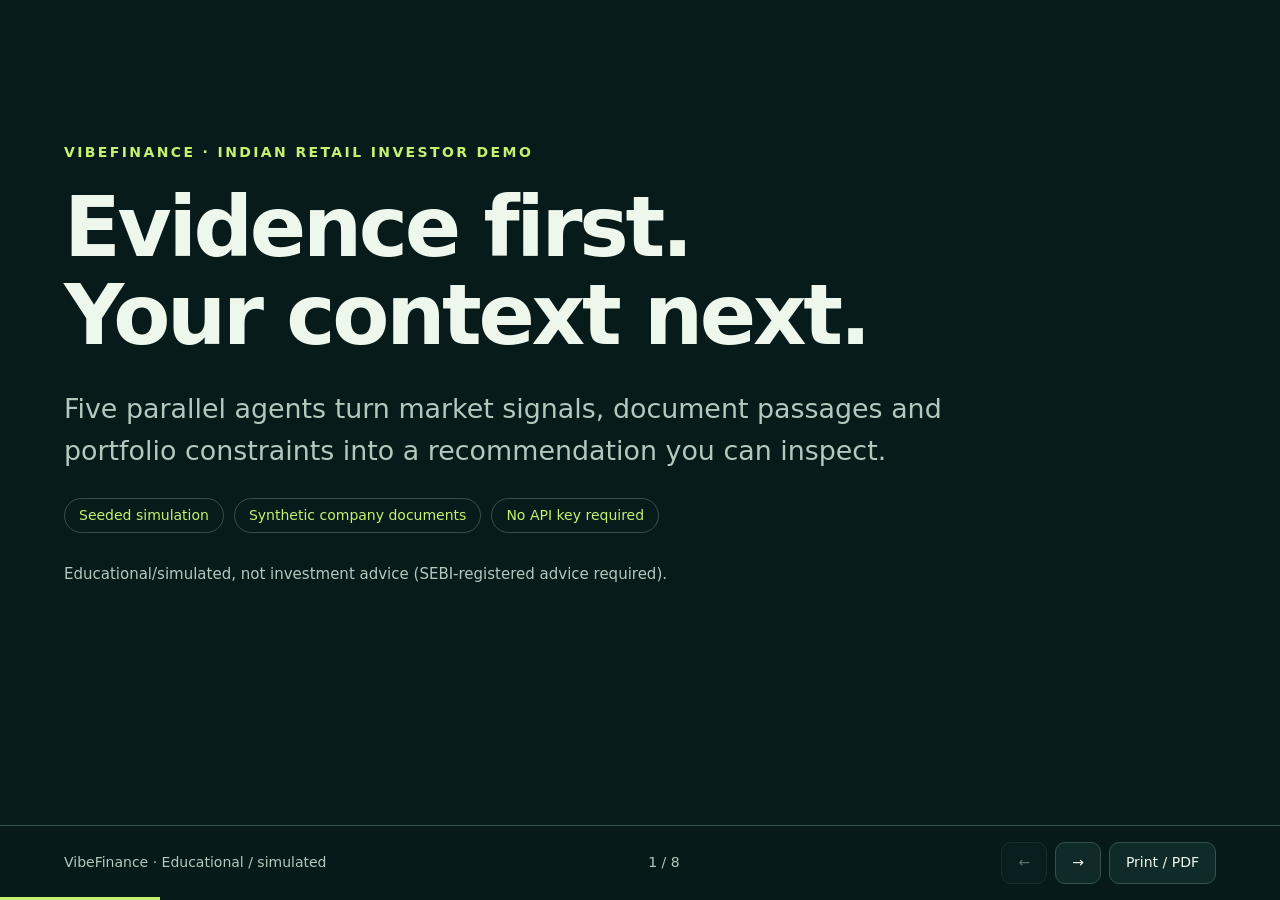
<file: docs/PRESENTATION.html>
<!doctype html>
<html lang="en">
<head>
<meta charset="utf-8">
<meta name="viewport" content="width=device-width,initial-scale=1">
<title>VibeFinance · Evidence before action</title>
<style>
:root{--bg:#071b1b;--panel:#102a29;--ink:#eef7ec;--muted:#b2c9be;--accent:#c4f270;--line:#35514c;--warn:#ffd89c}
*{box-sizing:border-box}body{margin:0;background:var(--bg);color:var(--ink);font:18px/1.55 system-ui,-apple-system,BlinkMacSystemFont,"Segoe UI",sans-serif}
main{max-width:1280px;margin:auto;padding:4vh 5vw 100px}.slide{display:none;min-height:75vh;animation:appear .25s ease}.slide.active{display:flex;flex-direction:column;justify-content:center}
.eyebrow{text-transform:uppercase;letter-spacing:.17em;color:var(--accent);font-size:14px;font-weight:700}.slide h1{font-size:clamp(46px,6.5vw,88px);line-height:1.06;letter-spacing:-.04em;max-width:1000px;margin:20px 0 28px}.slide h2{font-size:clamp(34px,4.5vw,60px);line-height:1.1;letter-spacing:-.035em;margin:14px 0 26px}.lead{font-size:clamp(20px,2.1vw,28px);max-width:900px;color:var(--muted)}p{margin:0 0 18px}strong{color:var(--accent)}.grid{display:grid;grid-template-columns:repeat(3,1fr);gap:18px;margin:22px 0}.card{background:var(--panel);border:1px solid var(--line);border-radius:18px;padding:23px}.card h3{margin:0 0 13px;font-size:23px}.card p{font-size:17px;color:var(--muted)}.badge{display:inline-block;color:var(--accent);border:1px solid var(--line);padding:6px 14px;border-radius:40px;font-size:14px;margin:8px 10px 0 0}.flow{display:flex;align-items:stretch;gap:18px;margin:24px 0}.flow>.card{flex:1}.agents{display:grid;grid-template-columns:repeat(2,1fr);gap:8px;font-size:16px}.agents span{border:1px solid var(--line);padding:9px;border-radius:9px}.arrow{align-self:center;color:var(--accent);font-size:28px}.note{border-left:3px solid var(--accent);padding:12px 18px;background:var(--panel);color:var(--muted);font-size:16px}.warn{color:var(--warn)}table{width:100%;border-collapse:collapse;margin:20px 0;font-size:18px}th,td{text-align:left;padding:12px;border-bottom:1px solid var(--line);vertical-align:top}th{color:var(--accent);font-size:15px;text-transform:uppercase;letter-spacing:.04em}.small{font-size:15px;color:var(--muted)}a{color:var(--accent)}footer{position:fixed;bottom:0;left:0;right:0;display:flex;justify-content:space-between;align-items:center;padding:16px 5vw;background:rgba(7,27,27,.97);border-top:1px solid var(--line);gap:15px;font-size:14px;color:var(--muted)}button{background:var(--panel);color:var(--ink);border:1px solid var(--line);border-radius:10px;padding:9px 16px;font:inherit;cursor:pointer}button:hover,button:focus{border-color:var(--accent)}button:disabled{opacity:.4}.progress{height:3px;background:var(--accent);position:fixed;bottom:0;left:0;transition:width .2s}.actions{display:flex;gap:8px}@keyframes appear{from{opacity:.5;transform:translateY(8px)}to{opacity:1;transform:none}}
@media(max-width:800px){main{padding:4vh 7vw 140px}.grid{grid-template-columns:1fr}.flow{flex-direction:column}.arrow{transform:rotate(90deg)}footer{flex-wrap:wrap}.slide{min-height:65vh}.agents{grid-template-columns:1fr}table{font-size:15px}th,td{padding:8px}}
@page{size:A4 landscape;margin:0}
@media print{body{background:white;color:#162724;font-size:15px}main{padding:0;max-width:none}.slide,.slide.active{display:block;min-height:0;page-break-after:always;padding:14mm;animation:none}.slide h1{font-size:45px}.slide h2{font-size:34px;margin:10px 0 18px}.lead{font-size:21px}.grid{gap:12px;margin:15px 0}.card{padding:16px}.card h3{font-size:19px}.card p{font-size:15px}.card,.note{background:#f0f5ee;border-color:#afc3b7}table{font-size:15px;margin:12px 0}th,td{padding:7px}strong,.eyebrow,.badge,th,a{color:#37570e}.lead,.card p,.small,.note{color:#33463c}footer,.progress{display:none}.flow{display:flex}.slide:last-child{page-break-after:auto}}
</style>
</head>
<body>
<main>
<section class="slide active" aria-label="Introduction">
<div class="eyebrow">VibeFinance · Indian retail investor demo</div>
<h1>Evidence first.<br>Your context next.</h1>
<p class="lead">Five parallel agents turn market signals, document passages and portfolio constraints into a recommendation you can inspect.</p>
<div><span class="badge">Seeded simulation</span><span class="badge">Synthetic company documents</span><span class="badge">No API key required</span></div>
<p class="small" style="margin-top:30px">Educational/simulated, not investment advice (SEBI-registered advice required).</p>
</section>

<section class="slide" aria-label="Problem">
<div class="eyebrow">The problem</div><h2>Plenty of signals.<br>Too little context.</h2>
<div class="grid">
<article class="card"><h3>Scattered evidence</h3><p>Price charts, news and company disclosures arrive in separate tools. Their disagreements disappear behind a single score.</p></article>
<article class="card"><h3>Generic conclusions</h3><p>The same market signal means something different for a retiree with an oversized position and a trader with spare capacity.</p></article>
<article class="card"><h3>Opaque confidence</h3><p>A confident label is not a probability of profit. People need to see the inputs, policies and missing information.</p></article>
</div>
<p class="lead">Our demo makes the decision path visible, including when the evidence is insufficient.</p>
</section>

<section class="slide" aria-label="Architecture">
<div class="eyebrow">How it works</div><h2>Independent signals.<br>A shared, auditable contract.</h2>
<div class="flow">
<article class="card"><h3>Inputs</h3><p>Seeded OHLCV<br>Synthetic corpus<br>Investor profile</p><p class="small">Ticker-filtered retrieval; exact registered sources.</p></article>
<span class="arrow" aria-hidden="true">→</span>
<article class="card" style="flex:1.7"><h3>Five agents in parallel</h3><div class="agents"><span>Momentum</span><span>Volume</span><span>Sentiment</span><span>Filings</span><span>Portfolio risk</span></div><p class="small" style="margin-top:13px">Typed labels, computed strength, evidence, source references and degradation status.</p></article>
<span class="arrow" aria-hidden="true">→</span>
<article class="card"><h3>Synthesis</h3><p>Resolve conflicts<br>Apply profile limits<br>Explain the result</p><p class="small">FastAPI + Streamlit; SQLite state.</p></article>
</div>
<p class="note">Numbers are computed in Python. Deterministic explanations keep the standard demo offline. Optional retrieval and live-data integrations must report their actual mode.</p>
</section>

<section class="slide" aria-label="Personalization">
<div class="eyebrow">The product moment</div><h2>Same market.<br>Different responsibilities.</h2>
<p class="lead">Open <strong>Compare users</strong> on RELIANCE. The market frame and retrieved documents are identical for all profiles.</p>
<div class="grid">
<article class="card"><h3>Meera</h3><p>Conservative, long horizon. An existing position over the single-stock limit triggers an exposure review.</p><p><strong>Concentration overrides optimism.</strong></p></article>
<article class="card"><h3>Arjun</h3><p>Moderate risk, staged investing. Supportive independent dimensions can justify a measured accumulation label.</p><p><strong>Action follows available capacity.</strong></p></article>
<article class="card"><h3>Rohan</h3><p>Aggressive, with a history of chasing momentum and panic selling. The result includes a specific behavioral nudge.</p><p><strong>Signals do not erase behavior.</strong></p></article>
</div>
<p class="note">These are illustrative seeded personas, not verified real investors. The running dashboard is the authority for current actions after policy changes.</p>
</section>

<section class="slide" aria-label="Demo walkthrough">
<div class="eyebrow">Five-minute demonstration</div><h2>Show the reasoning.<br>Then show its limits.</h2>
<table><thead><tr><th>Time</th><th>Show</th><th>What to point out</th></tr></thead><tbody>
<tr><td>0:00–0:30</td><td>The problem</td><td>Fragmented evidence and generic advice.</td></tr>
<tr><td>0:30–1:30</td><td>RELIANCE · Arjun</td><td>Five agents, trace, explanation and source passage.</td></tr>
<tr><td>1:30–2:30</td><td>Compare users</td><td>Identical input; different portfolio constraints and actions.</td></tr>
<tr><td>2:30–3:15</td><td>TCS</td><td>Bullish technicals versus cautionary filing; explain the conflict.</td></tr>
<tr><td>3:15–4:00</td><td>ITC + HDFCBANK</td><td>Sentiment outage and missing filing; honest degradation.</td></tr>
<tr><td>4:00–4:40</td><td>Metrics</td><td>Measured latency, evaluation sample and baseline results.</td></tr>
<tr><td>4:40–5:00</td><td>Commercial concept</td><td>Research tools, auditability and the production prerequisites.</td></tr>
</tbody></table>
<p class="small">Keep the silent browser recording and real screenshots available as a backup; they are generated by scripts/capture_demo.py.</p>
</section>

<section class="slide" aria-label="Evidence and evaluation">
<div class="eyebrow">Evidence, not performance claims</div><h2>Measure the demo.<br>Do not sell it as market edge.</h2>
<div class="grid">
<article class="card"><h3>Latency</h3><p>Use the real sequential-versus-parallel benchmark on equal inputs. Thread overhead can exceed gains for tiny deterministic workloads.</p></article>
<article class="card"><h3>Direction evaluation</h3><p>Read the generated sample size, intervals, baselines and forward returns. Synthetic results do not demonstrate future investment returns.</p></article>
<article class="card"><h3>Confidence</h3><p>Signal strength, an up-direction probability and confidence in an action are different quantities. Calibration requires a defined outcome.</p></article>
</div>
<p class="note">Open the running Metrics tab or generated evaluation report for current values. This deck intentionally contains no frozen accuracy number that could become stale after a code change.</p>
<p class="small" style="margin-top:18px">Source identity and passage matching provide provenance. Deterministic claim checks cover the supported extraction rules; they are not a general proof of factual truth.</p>
</section>

<section class="slide" aria-label="Commercial concept">
<div class="eyebrow">Commercial concept</div><h2>Trust is the product.<br>Research is the service.</h2>
<div class="grid">
<article class="card"><h3>Free watchlist</h3><p>Educational signals, source inspection and basic watchlists to make research accessible.</p><span class="badge">Acquisition</span></article>
<article class="card"><h3>Personalized tier</h3><p>Portfolio context, behavior nudges, what-if analysis and saved research history.</p><span class="badge">Subscription concept</span></article>
<article class="card"><h3>B2B research API</h3><p>Structured evidence and auditable explanations for fintechs, advisors and wealth platforms.</p><span class="badge">Usage / licensing concept</span></article>
</div>
<p class="note">No revenue, customer traction, pricing or regulatory authorization is claimed. Licensed data, privacy controls, authenticated users, independent evaluation and appropriate SEBI compliance precede real-user use.</p>
</section>

<section class="slide" aria-label="Delivery and remaining limits">
<div class="eyebrow">What this delivery means</div><h2>A reviewable prototype.<br>A clear next step.</h2>
<div class="grid">
<article class="card"><h3>Runnable locally</h3><p>Use <strong>make demo</strong> for the offline application. The container recipe runs the dashboard and its internal API with persistent state.</p></article>
<article class="card"><h3>Reviewable evidence</h3><p>Inspect tests, the source registry, evaluation report and current progress tracker. A passing test suite does not prove every blueprint requirement.</p></article>
<article class="card"><h3>Remaining limits</h3><p>Real-market outperformance is unproven. Broad language understanding, licensed feeds, production security and public hosting are separate work.</p></article>
</div>
<p class="lead">The current handoff records <strong>what ran</strong>, <strong>what failed</strong> and <strong>what remains unverified</strong>.</p>
<p class="small">Repository: <a href="https://github.com/Aniruddh2708/AgenticAI">Aniruddh2708/AgenticAI</a>. Workspace edits are not uploaded until committed and pushed.</p>
</section>
</main>
<footer><span>VibeFinance · Educational / simulated</span><span id="count" aria-live="polite"></span><div class="actions"><button id="previous" aria-label="Previous slide">←</button><button id="next" aria-label="Next slide">→</button><button id="print">Print / PDF</button></div></footer>
<div class="progress" aria-hidden="true"></div>
<script>
const slides=[...document.querySelectorAll('.slide')];let active=0;
function show(index){active=Math.max(0,Math.min(index,slides.length-1));slides.forEach((s,i)=>{s.classList.toggle('active',i===active);s.setAttribute('aria-hidden',i!==active)});document.getElementById('count').textContent=`${active+1} / ${slides.length}`;document.getElementById('previous').disabled=active===0;document.getElementById('next').disabled=active===slides.length-1;document.querySelector('.progress').style.width=`${(active+1)/slides.length*100}%`;history.replaceState(null,'',`#${active+1}`);window.scrollTo(0,0)}
document.getElementById('previous').onclick=()=>show(active-1);document.getElementById('next').onclick=()=>show(active+1);document.getElementById('print').onclick=()=>window.print();document.addEventListener('keydown',e=>{if(['ArrowRight','PageDown',' '].includes(e.key)){e.preventDefault();show(active+1)}if(['ArrowLeft','PageUp'].includes(e.key)){e.preventDefault();show(active-1)}if(e.key==='Home')show(0);if(e.key==='End')show(slides.length-1)});show((parseInt(location.hash.slice(1),10)||1)-1);
</script>
</body>
</html>
</file>
